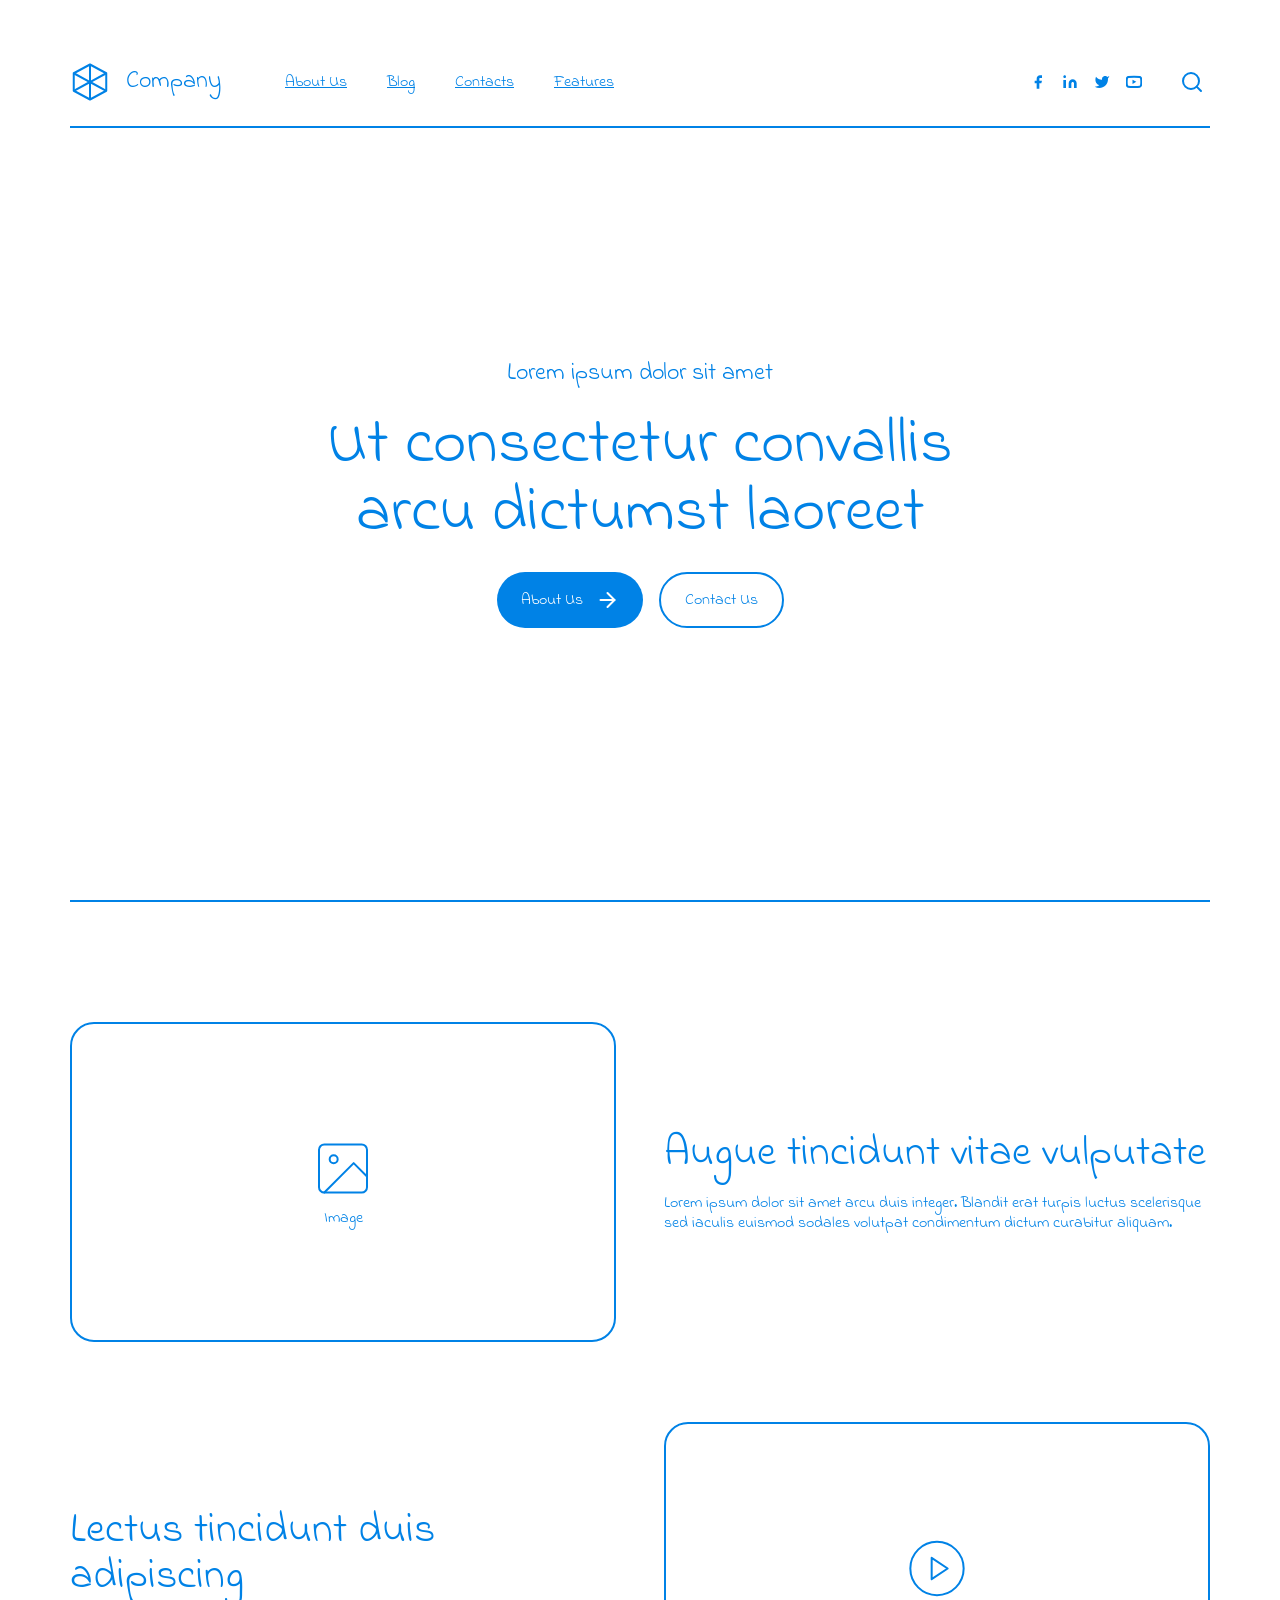
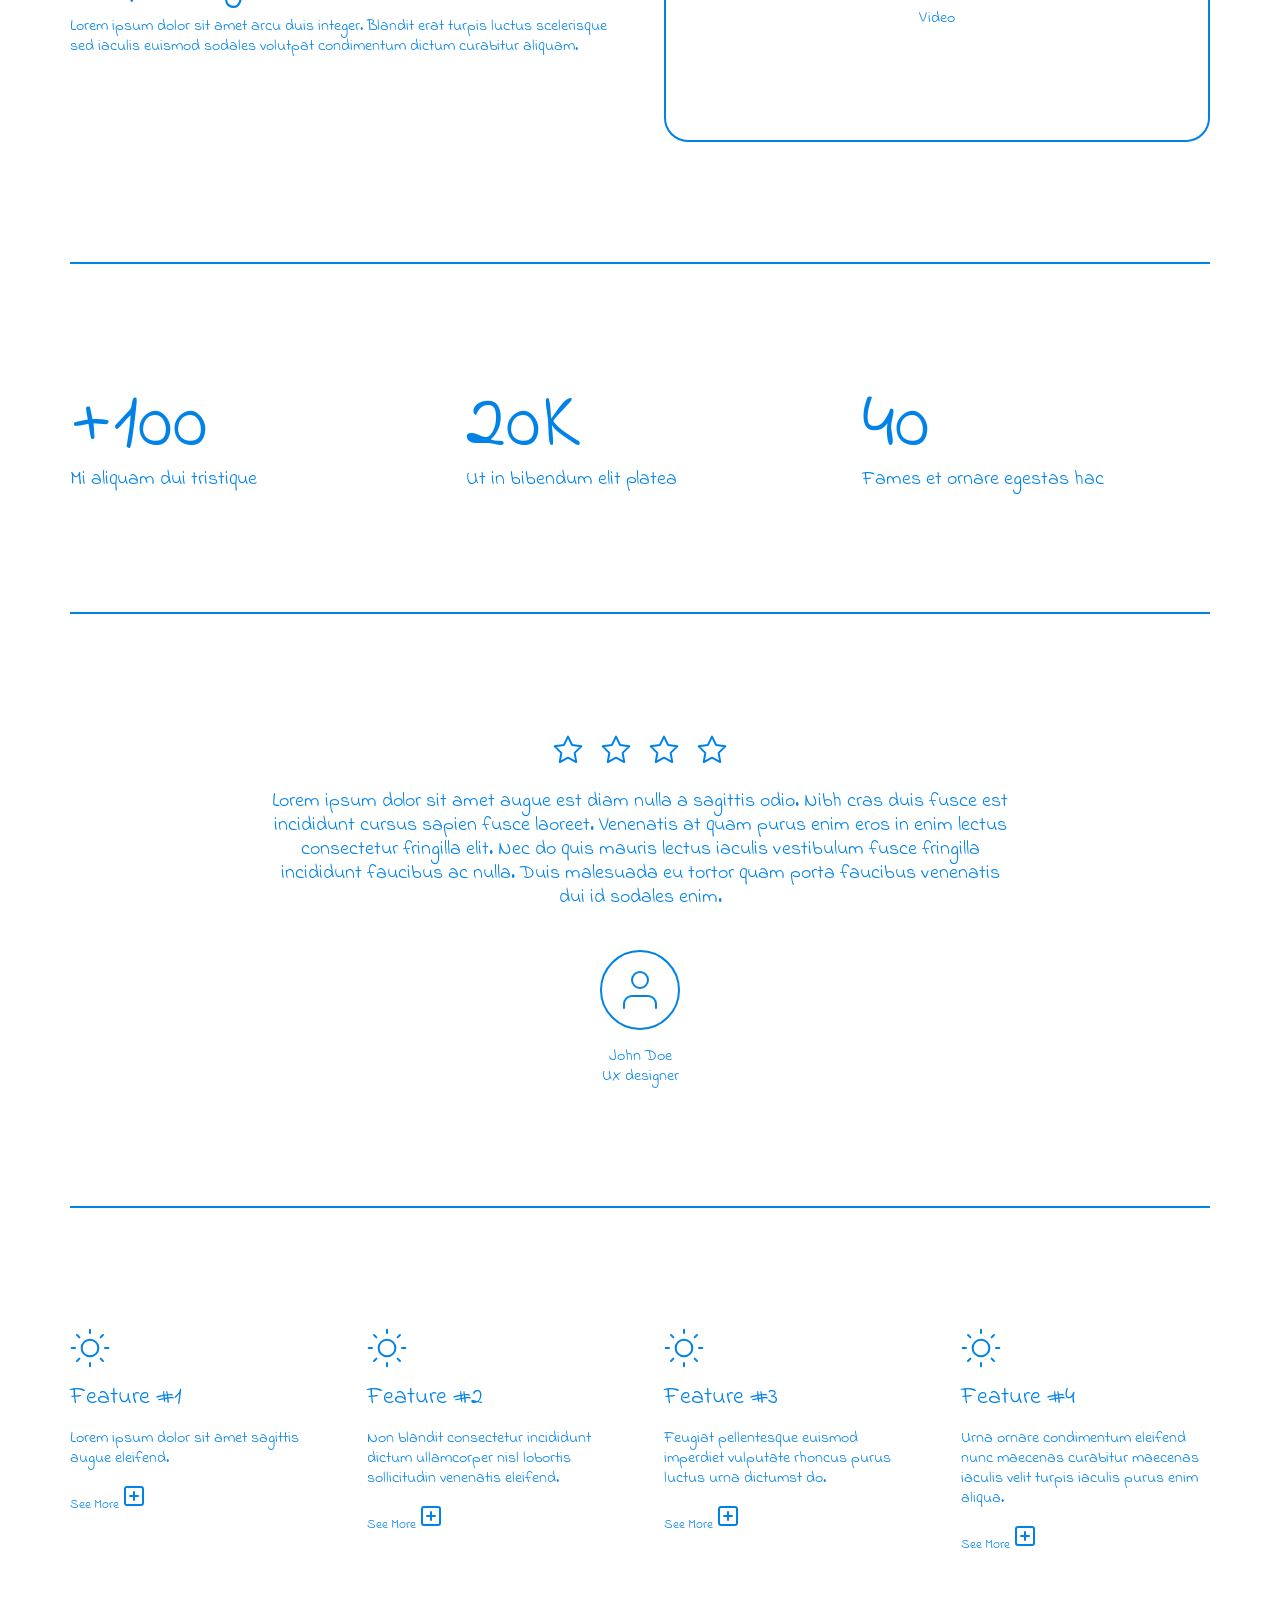
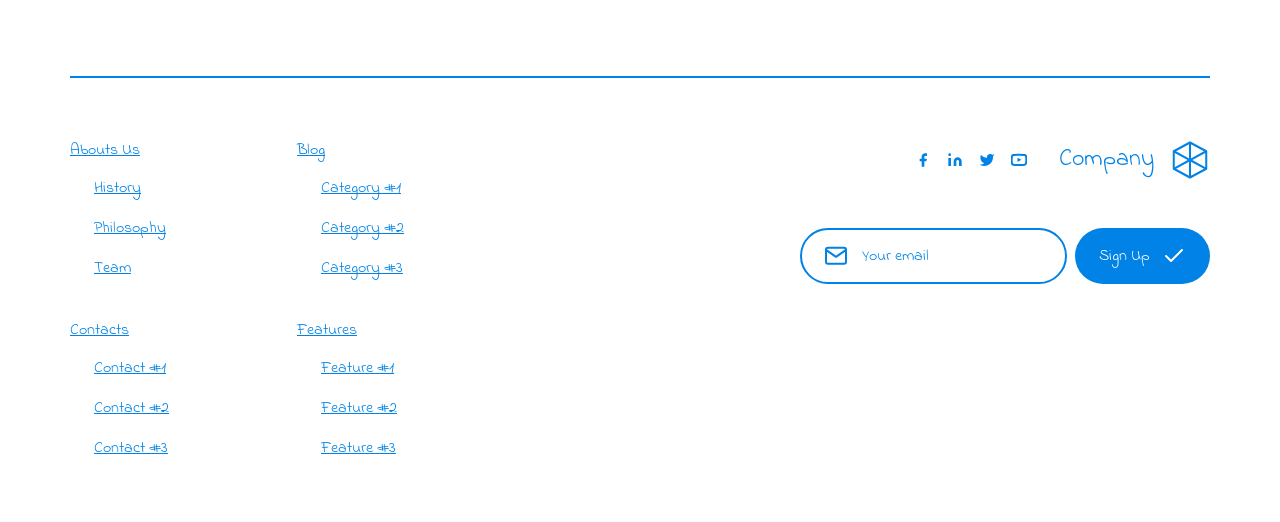
<file: index.html>
<!DOCTYPE html>
<html lang="en">
  <head>
    <meta charset="UTF-8" />
    <meta name="viewport" content="width=device-width, initial-scale=1.0" />
    <link rel="stylesheet" href="./styles/common.css" />
    <link rel="shortcut icon" href="./favicon.ico" type="image/x-icon" />
    <title>Wireframe Kit</title>
  </head>
  <body>
    <div class="wrapper">
      <header class="header">
        <div class="container">
          <div class="header__content">
            <a href="#section-one" class="header__logo-link" title="Home Page">
              <img src="./icons/logo-icon.svg" alt="Logo Icon" />
              <span class="heading-xs">Company</span>
            </a>

            <nav class="navbar">
              <ul class="navbar__routes-list">
                <li class="navbar__routes-item">
                  <a href="#section-two" class="navbar__routes-link link"
                    >About Us</a
                  >
                </li>
                <li class="navbar__routes-item">
                  <a href="#section-three" class="navbar__routes-link link"
                    >Blog</a
                  >
                </li>
                <li class="navbar__routes-item">
                  <a href="#section-four" class="navbar__routes-link link"
                    >Contacts</a
                  >
                </li>
                <li class="navbar__routes-item">
                  <a href="#section-five" class="navbar__routes-link link"
                    >Features</a
                  >
                </li>
              </ul>

              <ul class="navbar__socials-list">
                <li class="navbar__socials-item">
                  <a href="#!" class="navbar__socials-link">
                    <img src="./icons/facebook-icon.svg" alt="Facebook Icon" />
                  </a>
                </li>
                <li class="navbar__socials-item">
                  <a href="#!" class="navbar__socials-link">
                    <img src="./icons/linkedin-icon.svg" alt="Linkedin Icon" />
                  </a>
                </li>
                <li class="navbar__socials-item">
                  <a href="#!" class="navbar__socials-link">
                    <img src="./icons/twitter-icon.svg" alt="Twitter Icon" />
                  </a>
                </li>
                <li class="navbar__socials-item">
                  <a href="#!" class="navbar__socials-link">
                    <img src="./icons/youtube-icon.svg" alt="Youtube Icon" />
                  </a>
                </li>
              </ul>
            </nav>

            <div class="header__actions">
              <button class="header__search-button button-icon">
                <img src="./icons/search-icon.svg" alt="Search Icon" />
              </button>
              <button class="header__menu-button button-icon" tabindex="0">
                <img src="./icons/menu-icon.svg" alt="Menu Icon" />
              </button>
            </div>
          </div>
        </div>
      </header>

      <main class="main">
        <section id="section-one" class="section__one">
          <div class="container">
            <div class="section__one-content">
              <div class="section__one-information">
                <h3 class="section__one-subtitle heading-xs">
                  Lorem ipsum dolor sit amet
                </h3>
                <h1 class="section__one-title heading-xl">
                  Ut consectetur convallis arcu dictumst laoreet
                </h1>

                <div class="section__one-actions">
                  <button class="section__one-about button button-primary">
                    About Us
                    <img
                      src="./icons/arrow-right-icon.svg"
                      alt="Arrow Right Icon"
                    />
                  </button>
                  <button class="section__one-contact button button-outline">
                    Contact Us
                  </button>
                </div>
              </div>
            </div>
          </div>
        </section>
        <section id="section-two" class="section__two">
          <div class="container">
            <div class="section__two-content section-content">
              <div class="section__two-block">
                <div class="section__two-image">
                  <img src="./icons/image-icon.svg" alt="Image Icon" />
                  <span class="paragraph-md">Image</span>
                </div>

                <div class="section__two-information">
                  <h2 class="section__two-title heading-md">
                    Augue tincidunt vitae vulputate
                  </h2>
                  <p class="section__two-text paragraph-md">
                    Lorem ipsum dolor sit amet arcu duis integer. Blandit erat
                    turpis luctus scelerisque sed iaculis euismod sodales
                    volutpat condimentum dictum curabitur aliquam.
                  </p>
                </div>
              </div>

              <div class="section__two-block">
                <div class="section__two-information">
                  <h2 class="section__two-title heading-md">
                    Lectus tincidunt duis adipiscing
                  </h2>
                  <p class="section__two-text paragraph-md">
                    Lorem ipsum dolor sit amet arcu duis integer. Blandit erat
                    turpis luctus scelerisque sed iaculis euismod sodales
                    volutpat condimentum dictum curabitur aliquam.
                  </p>
                </div>

                <div class="section__two-video">
                  <img src="./icons/video-icon.svg" alt="Video Icon" />
                  <span class="paragraph-md">Video</span>
                </div>
              </div>
            </div>
          </div>
        </section>
        <section id="section-three" class="section__three">
          <div class="container">
            <div class="section__three-content section-content">
              <div class="section__three-block">
                <h3 class="section__three-title heading-2xl">+100</h3>
                <p class="section__three-text paragraph-lg">
                  Mi aliquam dui tristique
                </p>
              </div>
              <div class="section__three-block">
                <h3 class="section__three-title heading-2xl">20K</h3>
                <p class="section__three-text paragraph-lg">
                  Ut in bibendum elit platea
                </p>
              </div>
              <div class="section__three-block">
                <h3 class="section__three-title heading-2xl">40</h3>
                <p class="section__three-text paragraph-lg">
                  Fames et ornare egestas hac
                </p>
              </div>
            </div>
          </div>
        </section>
        <section id="section-four" class="section__four">
          <div class="container">
            <div class="section__four-content section-content">
              <div class="section__four-information">
                <div class="section__four-stars">
                  <div class="section__four-icon">
                    <img src="./icons/star-icon.svg" alt="Star Icon" />
                  </div>
                  <div class="section__four-icon">
                    <img src="./icons/star-icon.svg" alt="Star Icon" />
                  </div>
                  <div class="section__four-icon">
                    <img src="./icons/star-icon.svg" alt="Star Icon" />
                  </div>
                  <div class="section__four-icon">
                    <img src="./icons/star-icon.svg" alt="Star Icon" />
                  </div>
                </div>

                <p class="section__four-text paragraph-lg">
                  Lorem ipsum dolor sit amet augue est diam nulla a sagittis
                  odio. Nibh cras duis fusce est incididunt cursus sapien fusce
                  laoreet. Venenatis at quam purus enim eros in enim lectus
                  consectetur fringilla elit. Nec do quis mauris lectus iaculis
                  vestibulum fusce fringilla incididunt faucibus ac nulla. Duis
                  malesuada eu tortor quam porta faucibus venenatis dui id
                  sodales enim.
                </p>

                <div class="section__four-user">
                  <div class="section__four-icon">
                    <img src="./icons/user-icon.svg" alt="User Icon" />
                  </div>
                  <p class="section__four-text paragraph-md">
                    John Doe
                    <br />
                    UX designer
                  </p>
                </div>
              </div>
            </div>
          </div>
        </section>
        <section id="section-five" class="section__five">
          <div class="container">
            <div class="section__five-content section-content">
              <div class="section__five-block">
                <div class="section__five-icon">
                  <img src="./icons/sun-icon.svg" alt="Sun Icon" />
                </div>

                <h3 class="section__five-title heading-xs">Feature #1</h3>
                <p class="section__five-text paragraph-md">
                  Lorem ipsum dolor sit amet sagittis augue eleifend.
                </p>

                <div class="section__five-accordion five__accordion">
                  <div class="five__accordion-item">
                    <button class="five__accordion-trigger">
                      See More

                      <svg
                        width="24"
                        height="24"
                        viewbox="0 0 24 24"
                        fill="none"
                        xmlns="http://www.w3.org/2000/svg"
                      >
                        <path
                          d="M19 3H5C3.89543 3 3 3.89543 3 5V19C3 20.1046 3.89543 21 5 21H19C20.1046 21 21 20.1046 21 19V5C21 3.89543 20.1046 3 19 3Z"
                          stroke="currentColor"
                          stroke-width="2"
                          stroke-linecap="round"
                          stroke-linejoin="round"
                        />
                        <path
                          d="M12 8V16"
                          stroke="currentColor"
                          stroke-width="2"
                          stroke-linecap="round"
                          stroke-linejoin="round"
                        />
                        <path
                          d="M8 12H16"
                          stroke="currentColor"
                          stroke-width="2"
                          stroke-linecap="round"
                          stroke-linejoin="round"
                        />
                      </svg>
                    </button>

                    <div class="five__accordion-content">
                      Lorem ipsum dolor sit amet consectetur adipisicing elit.
                      Quasi perspiciatis modi illum asperiores suscipit
                      consequuntur laudantium nobis distinctio sequi incidunt?
                    </div>
                  </div>
                </div>
              </div>
              <div class="section__five-block">
                <div class="section__five-icon">
                  <img src="./icons/sun-icon.svg" alt="Sun Icon" />
                </div>

                <h3 class="section__five-title heading-xs">Feature #2</h3>
                <p class="section__five-text paragraph-md">
                  Non blandit consectetur incididunt dictum ullamcorper nisl
                  lobortis sollicitudin venenatis eleifend.
                </p>

                <div class="section__five-accordion five__accordion">
                  <div class="five__accordion-item">
                    <button class="five__accordion-trigger">
                      See More

                      <svg
                        width="24"
                        height="24"
                        viewbox="0 0 24 24"
                        fill="none"
                        xmlns="http://www.w3.org/2000/svg"
                      >
                        <path
                          d="M19 3H5C3.89543 3 3 3.89543 3 5V19C3 20.1046 3.89543 21 5 21H19C20.1046 21 21 20.1046 21 19V5C21 3.89543 20.1046 3 19 3Z"
                          stroke="currentColor"
                          stroke-width="2"
                          stroke-linecap="round"
                          stroke-linejoin="round"
                        />
                        <path
                          d="M12 8V16"
                          stroke="currentColor"
                          stroke-width="2"
                          stroke-linecap="round"
                          stroke-linejoin="round"
                        />
                        <path
                          d="M8 12H16"
                          stroke="currentColor"
                          stroke-width="2"
                          stroke-linecap="round"
                          stroke-linejoin="round"
                        />
                      </svg>
                    </button>

                    <div class="five__accordion-content">
                      Lorem ipsum dolor sit amet consectetur, adipisicing elit.
                      Reiciendis modi ut non consectetur similique rerum
                      placeat, tempora repellendus sapiente hic.
                    </div>
                  </div>
                </div>
              </div>
              <div class="section__five-block">
                <div class="section__five-icon">
                  <img src="./icons/sun-icon.svg" alt="Sun Icon" />
                </div>

                <h3 class="section__five-title heading-xs">Feature #3</h3>
                <p class="section__five-text paragraph-md">
                  Feugiat pellentesque euismod imperdiet vulputate rhoncus purus
                  luctus urna dictumst do.
                </p>

                <div class="section__five-accordion five__accordion">
                  <div class="five__accordion-item">
                    <button class="five__accordion-trigger">
                      See More

                      <svg
                        width="24"
                        height="24"
                        viewbox="0 0 24 24"
                        fill="none"
                        xmlns="http://www.w3.org/2000/svg"
                      >
                        <path
                          d="M19 3H5C3.89543 3 3 3.89543 3 5V19C3 20.1046 3.89543 21 5 21H19C20.1046 21 21 20.1046 21 19V5C21 3.89543 20.1046 3 19 3Z"
                          stroke="currentColor"
                          stroke-width="2"
                          stroke-linecap="round"
                          stroke-linejoin="round"
                        />
                        <path
                          d="M12 8V16"
                          stroke="currentColor"
                          stroke-width="2"
                          stroke-linecap="round"
                          stroke-linejoin="round"
                        />
                        <path
                          d="M8 12H16"
                          stroke="currentColor"
                          stroke-width="2"
                          stroke-linecap="round"
                          stroke-linejoin="round"
                        />
                      </svg>
                    </button>

                    <div class="five__accordion-content">
                      Lorem ipsum dolor sit amet consectetur, adipisicing elit.
                      Doloremque, voluptatum. In qui quos eum fugit similique
                      iusto hic veritatis animi.
                    </div>
                  </div>
                </div>
              </div>
              <div class="section__five-block">
                <div class="section__five-icon">
                  <img src="./icons/sun-icon.svg" alt="Sun Icon" />
                </div>

                <h3 class="section__five-title heading-xs">Feature #4</h3>
                <p class="section__five-text paragraph-md">
                  Urna ornare condimentum eleifend nunc maecenas curabitur
                  maecenas iaculis velit turpis iaculis purus enim aliqua.
                </p>

                <div class="section__five-accordion five__accordion">
                  <div class="five__accordion-item">
                    <button class="five__accordion-trigger">
                      See More

                      <svg
                        width="24"
                        height="24"
                        viewbox="0 0 24 24"
                        fill="none"
                        xmlns="http://www.w3.org/2000/svg"
                      >
                        <path
                          d="M19 3H5C3.89543 3 3 3.89543 3 5V19C3 20.1046 3.89543 21 5 21H19C20.1046 21 21 20.1046 21 19V5C21 3.89543 20.1046 3 19 3Z"
                          stroke="currentColor"
                          stroke-width="2"
                          stroke-linecap="round"
                          stroke-linejoin="round"
                        />
                        <path
                          d="M12 8V16"
                          stroke="currentColor"
                          stroke-width="2"
                          stroke-linecap="round"
                          stroke-linejoin="round"
                        />
                        <path
                          d="M8 12H16"
                          stroke="currentColor"
                          stroke-width="2"
                          stroke-linecap="round"
                          stroke-linejoin="round"
                        />
                      </svg>
                    </button>

                    <div class="five__accordion-content">
                      Lorem ipsum, dolor sit amet consectetur adipisicing elit.
                      Reprehenderit, repellat. Illo mollitia tempore error iste
                      consequatur praesentium veniam corrupti natus?
                    </div>
                  </div>
                </div>
              </div>
            </div>
          </div>
        </section>
      </main>

      <footer class="footer">
        <div class="container">
          <div class="footer__content">
            <div class="footer__sitemap">
              <div class="footer__sitemap-block">
                <h3 class="footer__sitemap-title">Abouts Us</h3>

                <ul class="footer__sitemap-routes">
                  <li class="footer__sitemap-item">
                    <a href="#!" class="footer__sitemap-link link">History</a>
                  </li>
                  <li class="footer__sitemap-item">
                    <a href="#!" class="footer__sitemap-link link">
                      Philosophy
                    </a>
                  </li>
                  <li class="footer__sitemap-item">
                    <a href="#!" class="footer__sitemap-link link">Team</a>
                  </li>
                </ul>
              </div>

              <div class="footer__sitemap-block">
                <h3 class="footer__sitemap-title">Blog</h3>

                <ul class="footer__sitemap-routes">
                  <li class="footer__sitemap-item">
                    <a href="#!" class="footer__sitemap-link link">
                      Category #1
                    </a>
                  </li>
                  <li class="footer__sitemap-item">
                    <a href="#!" class="footer__sitemap-link link">
                      Category #2
                    </a>
                  </li>
                  <li class="footer__sitemap-item">
                    <a href="#!" class="footer__sitemap-link link">
                      Category #3
                    </a>
                  </li>
                </ul>
              </div>

              <div class="footer__sitemap-block">
                <h3 class="footer__sitemap-title">Contacts</h3>

                <ul class="footer__sitemap-routes">
                  <li class="footer__sitemap-item">
                    <a href="#!" class="footer__sitemap-link link">
                      Contact #1
                    </a>
                  </li>
                  <li class="footer__sitemap-item">
                    <a href="#!" class="footer__sitemap-link link">
                      Contact #2
                    </a>
                  </li>
                  <li class="footer__sitemap-item">
                    <a href="#!" class="footer__sitemap-link link">
                      Contact #3
                    </a>
                  </li>
                </ul>
              </div>

              <div class="footer__sitemap-block">
                <h3 class="footer__sitemap-title">Features</h3>

                <ul class="footer__sitemap-routes">
                  <li class="footer__sitemap-item">
                    <a href="#!" class="footer__sitemap-link link">
                      Feature #1
                    </a>
                  </li>
                  <li class="footer__sitemap-item">
                    <a href="#!" class="footer__sitemap-link link">
                      Feature #2
                    </a>
                  </li>
                  <li class="footer__sitemap-item">
                    <a href="#!" class="footer__sitemap-link link">
                      Feature #3
                    </a>
                  </li>
                </ul>
              </div>
            </div>

            <div class="footer__company">
              <div class="footer__company-links">
                <ul class="footer__company-socials">
                  <li class="footer__company-item">
                    <a href="#!" class="footer__company-link">
                      <img
                        src="./icons/facebook-icon.svg"
                        alt="Facebook Icon"
                      />
                    </a>
                  </li>
                  <li class="footer__company-item">
                    <a href="#!" class="footer__company-link">
                      <img
                        src="./icons/linkedin-icon.svg"
                        alt="Linkedin Icon"
                      />
                    </a>
                  </li>
                  <li class="footer__company-item">
                    <a href="#!" class="footer__company-link">
                      <img src="./icons/twitter-icon.svg" alt="Twitter Icon" />
                    </a>
                  </li>
                  <li class="footer__company-item">
                    <a href="#!" class="footer__company-link">
                      <img src="./icons/youtube-icon.svg" alt="Youtube Icon" />
                    </a>
                  </li>
                </ul>

                <a href="#!" class="footer__company-logo">
                  <span class="heading-xs">Company</span>
                  <img src="./icons/logo-icon.svg" alt="Logo Icon" />
                </a>
              </div>

              <form class="footer__company-form">
                <div class="footer__company-field">
                  <input
                    type="email"
                    placeholder="Your email"
                    class="footer__company-email input"
                    required
                  />

                  <div class="footer__company-icon">
                    <img src="./icons/email-icon.svg" alt="Email Icon" />
                  </div>
                </div>

                <button
                  type="submit"
                  class="footer__company-submit button button-primary"
                >
                  Sign Up
                  <img src="./icons/check-icon.svg" alt="Check Icon" />
                </button>
              </form>
            </div>
          </div>
        </div>
      </footer>
    </div>
  </body>
</html>
</file>
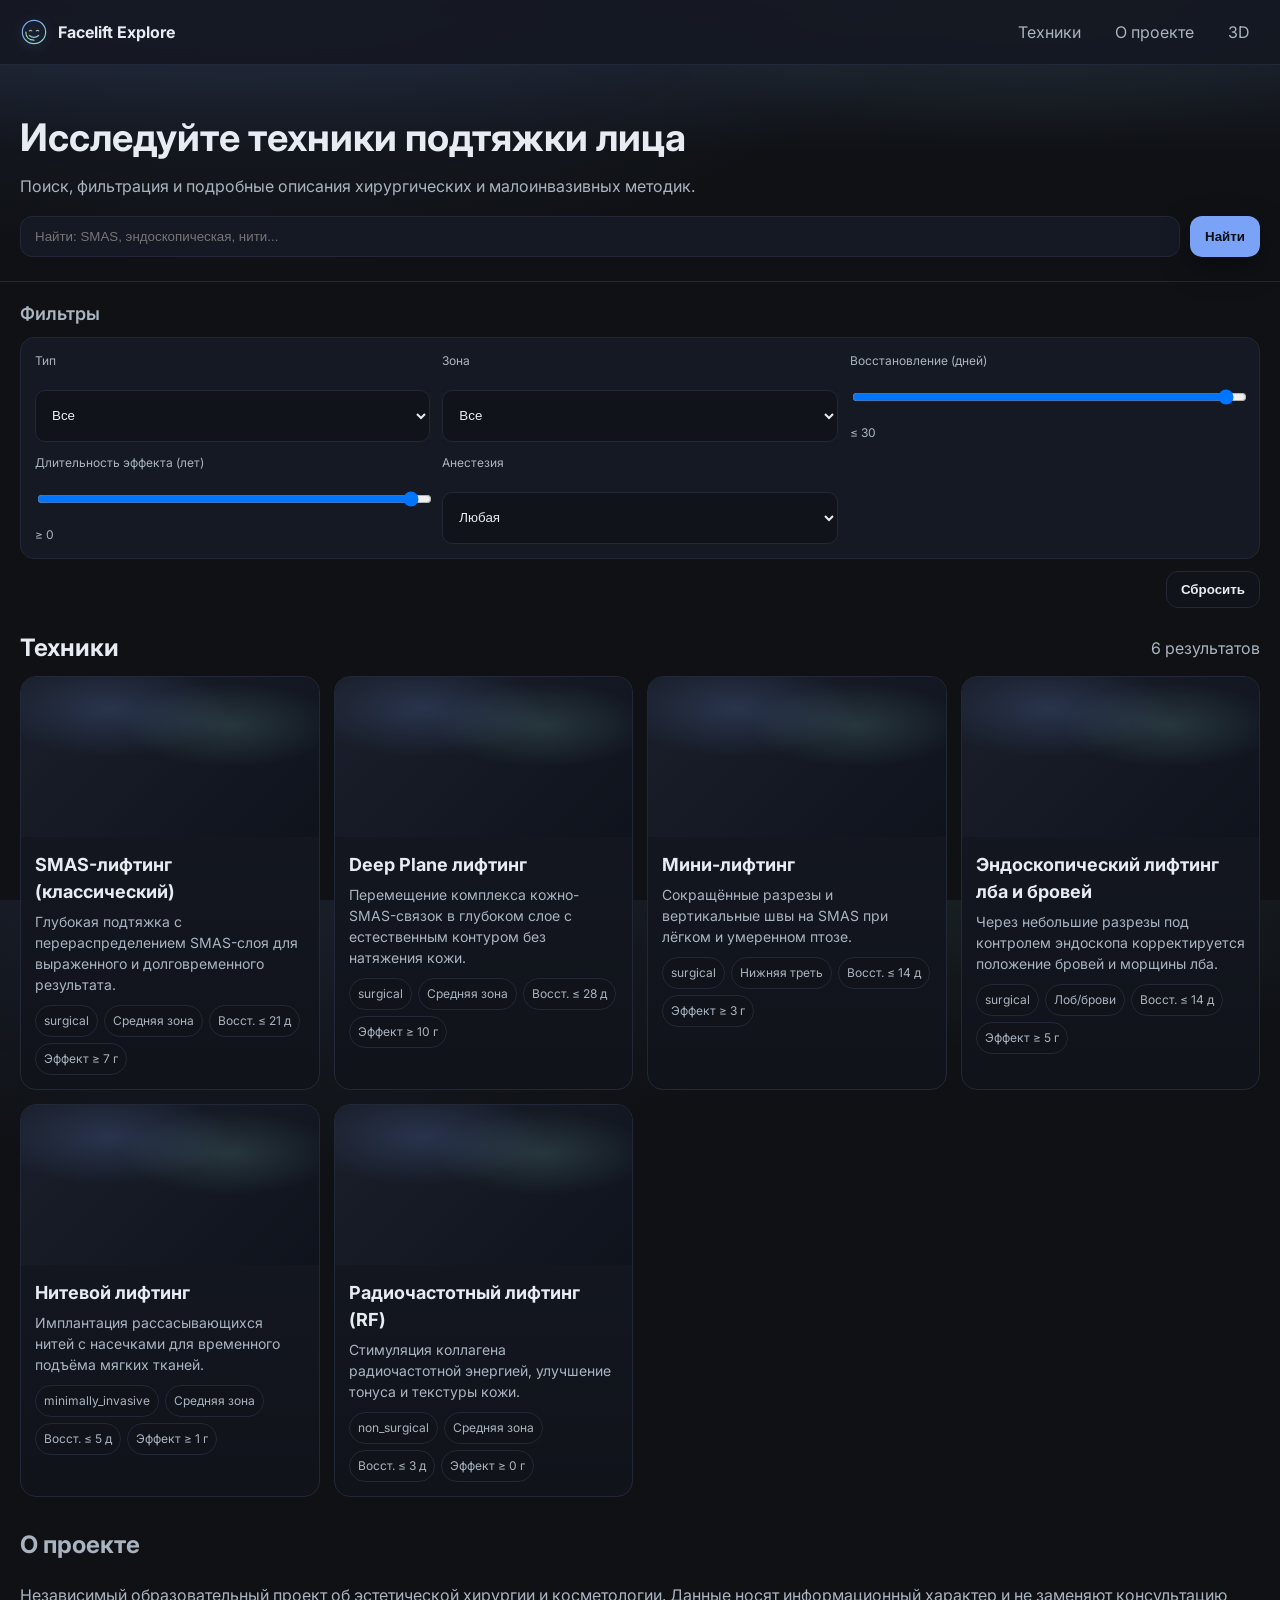
<file: facelift-explore/index.html>
<!doctype html>
<html lang="ru">
  <head>
    <meta charset="utf-8">
    <meta name="viewport" content="width=device-width, initial-scale=1">
    <title>Facelift Explore — Техники подтяжки лица</title>
    <meta name="description" content="Интерактивный каталог техник подтяжки лица: поиск, фильтры, подробные описания и сравнение методов.">
    <link rel="preconnect" href="https://fonts.googleapis.com">
    <link rel="preconnect" href="https://fonts.gstatic.com" crossorigin>
    <link href="https://fonts.googleapis.com/css2?family=Inter:wght@400;500;600;700&display=swap" rel="stylesheet">
    <link rel="stylesheet" href="./styles.css">
  </head>
  <body>
    <header class="site-header">
      <div class="header-inner">
        <div class="brand">
          <img src="./icons/face.svg" alt="" class="brand-icon" aria-hidden="true">
          <span class="brand-name">Facelift Explore</span>
        </div>
        <nav class="site-nav" aria-label="Основная навигация">
          <a href="#techniques" class="nav-link">Техники</a>
          <a href="#about" class="nav-link">О проекте</a>
          <a href="./animation.html" class="nav-link">3D</a>
        </nav>
      </div>
    </header>

    <main id="main" class="main">
      <section class="hero" aria-labelledby="hero-title">
        <div class="hero-inner">
          <h1 id="hero-title">Исследуйте техники подтяжки лица</h1>
          <p class="hero-sub">Поиск, фильтрация и подробные описания хирургических и малоинвазивных методик.</p>
          <form id="search-form" class="search" role="search" aria-label="Поиск техник">
            <label for="search-input" class="visually-hidden">Поиск по названию или ключевым словам</label>
            <input id="search-input" name="q" type="search" placeholder="Найти: SMAS, эндоскопическая, нити..." autocomplete="off">
            <button type="submit" class="btn">Найти</button>
          </form>
        </div>
      </section>

      <section id="filters" class="filters" aria-labelledby="filters-title">
        <h2 id="filters-title">Фильтры</h2>
        <div class="filters-grid">
          <div class="filter">
            <label for="type-select">Тип</label>
            <select id="type-select">
              <option value="">Все</option>
              <option value="surgical">Хирургические</option>
              <option value="minimally_invasive">Малоинвазивные</option>
              <option value="non_surgical">Безоперационные</option>
            </select>
          </div>
          <div class="filter">
            <label for="area-select">Зона</label>
            <select id="area-select">
              <option value="">Все</option>
              <option value="forehead">Лоб/брови</option>
              <option value="midface">Средняя зона</option>
              <option value="lower_face">Нижняя треть</option>
              <option value="neck">Шея</option>
            </select>
          </div>
          <div class="filter">
            <label for="downtime-range">Восстановление (дней)</label>
            <input id="downtime-range" type="range" min="0" max="30" value="30">
            <output id="downtime-output">≤ 30</output>
          </div>
          <div class="filter">
            <label for="duration-range">Длительность эффекта (лет)</label>
            <input id="duration-range" type="range" min="0" max="10" value="10">
            <output id="duration-output">≥ 0</output>
          </div>
          <div class="filter">
            <label for="anesthesia-select">Анестезия</label>
            <select id="anesthesia-select">
              <option value="">Любая</option>
              <option value="local">Местная</option>
              <option value="sedation">Седация</option>
              <option value="general">Общая</option>
            </select>
          </div>
        </div>
        <div class="filters-actions">
          <button id="reset-filters" class="btn btn-secondary" type="button">Сбросить</button>
        </div>
      </section>

      <section id="techniques" class="results" aria-labelledby="results-title">
        <div class="results-head">
          <h2 id="results-title">Техники</h2>
          <div id="results-count" aria-live="polite" class="count"></div>
        </div>
        <div id="cards" class="cards" role="list" aria-label="Список техник"></div>
      </section>

      <section id="about" class="about" aria-labelledby="about-title">
        <h2 id="about-title">О проекте</h2>
        <p>Независимый образовательный проект об эстетической хирургии и косметологии. Данные носят информационный характер и не заменяют консультацию врача.</p>
      </section>
    </main>

    <div id="modal" class="modal" role="dialog" aria-modal="true" aria-labelledby="modal-title" aria-describedby="modal-desc" hidden>
      <div class="modal-backdrop" data-close></div>
      <div class="modal-dialog" role="document">
        <button class="modal-close" aria-label="Закрыть" data-close>&times;</button>
        <div class="modal-content">
          <header class="modal-header">
            <h3 id="modal-title"></h3>
            <div id="modal-badges" class="badges"></div>
          </header>
          <div id="modal-desc" class="modal-body"></div>
          <footer class="modal-footer">
            <button class="btn btn-secondary" data-close>Закрыть</button>
          </footer>
        </div>
      </div>
    </div>

    <template id="card-template">
      <article class="card" role="listitem">
        <button class="card-click" aria-label="Подробнее"></button>
        <div class="card-media" aria-hidden="true"></div>
        <div class="card-body">
          <h3 class="card-title"></h3>
          <p class="card-sub"></p>
          <div class="pill-row"></div>
        </div>
      </article>
    </template>

    <script src="./app.js" defer></script>
  </body>
</html>
</file>
<file: styles/common.css>
@import "./fonts.css";
@import "./globals.css";
@import "./typography.css";
@import "./ui.css";
@import "./main.css";
@import "./media.css";
</file>
<file: facelift-explore/styles.css>
:root{
  --bg:#0f1115;--panel:#151923;--panel-2:#10131a;--text:#e7ecf3;--muted:#a9b4c0;--brand:#7aa2f7;--accent:#a6da95;--danger:#ee99a0;--focus:#8bd5ca;--border:#232838;--shadow:0 10px 30px rgba(0,0,0,.35);
}
*{box-sizing:border-box}
html,body{height:100%}
body{margin:0;font-family:Inter,system-ui,-apple-system,Segoe UI,Roboto,Ubuntu,Cantarell,"Helvetica Neue",Arial;line-height:1.5;color:var(--text);background:radial-gradient(1200px 600px at 20% -10%,rgba(122,162,247,.12),transparent 60%),radial-gradient(800px 400px at 80% -10%,rgba(139,213,202,.12),transparent 60%),var(--bg)}
.site-header{position:sticky;top:0;z-index:50;background:color-mix(in oklab,var(--panel) 86%, transparent);backdrop-filter:saturate(1.2) blur(8px);border-bottom:1px solid var(--border)}
.header-inner{display:flex;align-items:center;justify-content:space-between;max-width:1120px;margin:0 auto;padding:12px 20px}
.brand{display:flex;align-items:center;gap:10px}
.brand-icon{width:28px;height:28px;filter:drop-shadow(0 2px 6px rgba(122,162,247,.35))}
.brand-name{font-weight:700}
.site-nav{display:flex;gap:14px}
.nav-link{color:var(--muted);text-decoration:none;padding:8px 10px;border-radius:8px}
.nav-link:hover,.nav-link:focus{color:var(--text);background:var(--panel-2);outline:2px solid transparent}

.hero{border-bottom:1px solid var(--border);background:linear-gradient(180deg,rgba(122,162,247,.08),transparent 40%)}
.hero-inner{max-width:1120px;margin:0 auto;padding:36px 20px 20px}
.hero h1{margin:0 0 8px;font-size:clamp(28px,4vw,38px)}
.hero-sub{margin:0 0 18px;color:var(--muted)}

.search{display:flex;gap:10px}
.search input[type="search"]{flex:1;min-width:200px;padding:12px 14px;border-radius:12px;border:1px solid var(--border);background:var(--panel);color:var(--text)}
.btn{cursor:pointer;border:1px solid transparent;border-radius:12px;background:var(--brand);color:#0b0f17;padding:10px 14px;font-weight:600;box-shadow:var(--shadow)}
.btn:hover{filter:brightness(1.05)}
.btn:focus{outline:2px solid var(--focus);outline-offset:2px}
.btn-secondary{background:var(--panel-2);color:var(--text);border-color:var(--border);box-shadow:none}

.filters{max-width:1120px;margin:18px auto;padding:0 20px}
.filters h2{font-size:18px;color:var(--muted);font-weight:600;margin:0 0 10px}
.filters-grid{display:grid;grid-template-columns:repeat(12,1fr);gap:12px;padding:14px;border:1px solid var(--border);background:var(--panel);border-radius:14px}
.filter{grid-column:span 12;display:grid;gap:6px}
.filter label{color:var(--muted);font-size:12px}
.filter select,.filter input[type="range"]{width:100%;padding:10px 12px;border-radius:10px;border:1px solid var(--border);background:var(--panel-2);color:var(--text)}
.filters-actions{display:flex;justify-content:flex-end;margin-top:12px}
.filters output{font-size:12px;color:var(--muted)}

@media(min-width:720px){
  .filter{grid-column:span 4}
}

.@media(max-width:480px){
}

.results{max-width:1120px;margin:22px auto;padding:0 20px}
.results-head{display:flex;align-items:center;justify-content:space-between;margin-bottom:10px}
.results h2{margin:0}
.count{color:var(--muted)}
.cards{display:grid;grid-template-columns:repeat(auto-fill,minmax(260px,1fr));gap:14px}
.card{position:relative;border:1px solid var(--border);background:linear-gradient(180deg,var(--panel),var(--panel-2));border-radius:16px;overflow:hidden;transition:transform .18s ease,box-shadow .18s ease}
.card:hover{transform:translateY(-2px);box-shadow:var(--shadow)}
.card-click{position:absolute;inset:0;border:0;background:transparent;cursor:pointer}
.card-media{height:140px;background:radial-gradient(200px 80px at 30% 20%,rgba(122,162,247,.18),transparent 60%),radial-gradient(180px 70px at 70% 30%,rgba(139,213,202,.16),transparent 60%),linear-gradient(135deg,#1a1f2b,#0f131c)}
.card-body{padding:14px}
.card-title{margin:0 0 6px;font-size:18px}
.card-sub{margin:0 0 10px;color:var(--muted);font-size:14px;min-height:38px}
.pill-row{display:flex;flex-wrap:wrap;gap:6px}
.pill{font-size:12px;padding:6px 8px;border-radius:999px;border:1px solid var(--border);background:var(--panel-2);color:var(--muted)}

.about{max-width:1120px;margin:30px auto 60px;padding:0 20px;color:var(--muted)}

.modal[hidden]{display:none}
.modal{position:fixed;inset:0;z-index:100;display:grid;place-items:center}
.modal-backdrop{position:absolute;inset:0;background:rgba(0,0,0,.6)}
.modal-dialog{position:relative;width:min(880px,92vw);max-height:86vh;border-radius:16px;background:var(--panel);border:1px solid var(--border);box-shadow:var(--shadow);overflow:hidden;display:flex;flex-direction:column}
.modal-content{display:flex;flex-direction:column;gap:0}
.modal-header{display:flex;justify-content:space-between;align-items:flex-start;padding:16px;border-bottom:1px solid var(--border)}
.modal-body{padding:16px;overflow:auto;scrollbar-gutter:stable}
.modal-footer{display:flex;justify-content:flex-end;gap:10px;padding:12px 16px;border-top:1px solid var(--border)}
.modal-close{position:absolute;top:10px;right:10px;border:1px solid var(--border);background:var(--panel-2);color:var(--text);border-radius:10px;padding:6px 10px;cursor:pointer}

.badges{display:flex;flex-wrap:wrap;gap:8px}
.badge{font-size:12px;background:var(--panel-2);border:1px solid var(--border);border-radius:999px;color:var(--muted);padding:6px 8px}

.visually-hidden{position:absolute!important;width:1px;height:1px;padding:0;margin:-1px;overflow:hidden;clip:rect(0,0,0,0);white-space:nowrap;border:0}

::selection{background:rgba(122,162,247,.35)}

/* Responsive: phones */
@media(max-width:480px){
  .header-inner{padding:10px 14px}
  .nav-link{padding:6px 8px}
  .hero-inner{padding:24px 14px 16px}
  .hero h1{font-size:24px}
  .hero-sub{font-size:14px}
  .search{flex-direction:column}
  .btn{width:100%}
  .filters{margin:14px auto;padding:0 14px}
  .filters-grid{gap:10px;padding:10px}
  .results{margin:18px auto;padding:0 14px}
  .cards{grid-template-columns:repeat(auto-fill,minmax(220px,1fr));gap:10px}
  .card-media{height:120px}
  .modal-dialog{width:96vw;max-height:80vh}
}

/* Responsive: small tablets */
@media(min-width:481px) and (max-width:719px){
  .filters-grid{grid-template-columns:repeat(12,1fr)}
  .filter{grid-column:span 6}
}

/* Responsive: tablets and up */
@media(min-width:720px) and (max-width:1023px){
  .cards{grid-template-columns:repeat(auto-fill,minmax(240px,1fr))}
}

/* Responsive: desktops */
@media(min-width:1024px){
  .hero-inner{padding:44px 20px 24px}
  .card-media{height:160px}
  .cards{grid-template-columns:repeat(auto-fill,minmax(280px,1fr))}
}

/* Wide screens */
@media(min-width:1280px){
  .header-inner,.hero-inner,.filters,.results,.about{max-width:1280px}
}

/* Orientation tweaks (affects 3D page canvas too via id selector) */
@media(orientation:portrait){
  #scene{height:min(60vh,640px)}
}
@media(orientation:landscape){
  #scene{height:min(70vh,720px)}
}

/* Hover-capable devices */
@media(hover:hover){
  .card:hover{transform:translateY(-3px);box-shadow:0 14px 40px rgba(0,0,0,.45)}
}

/* Reduced motion accessibility */
@media(prefers-reduced-motion:reduce){
  *{animation:none!important;transition:none!important;scroll-behavior:auto!important}
}
</file>
